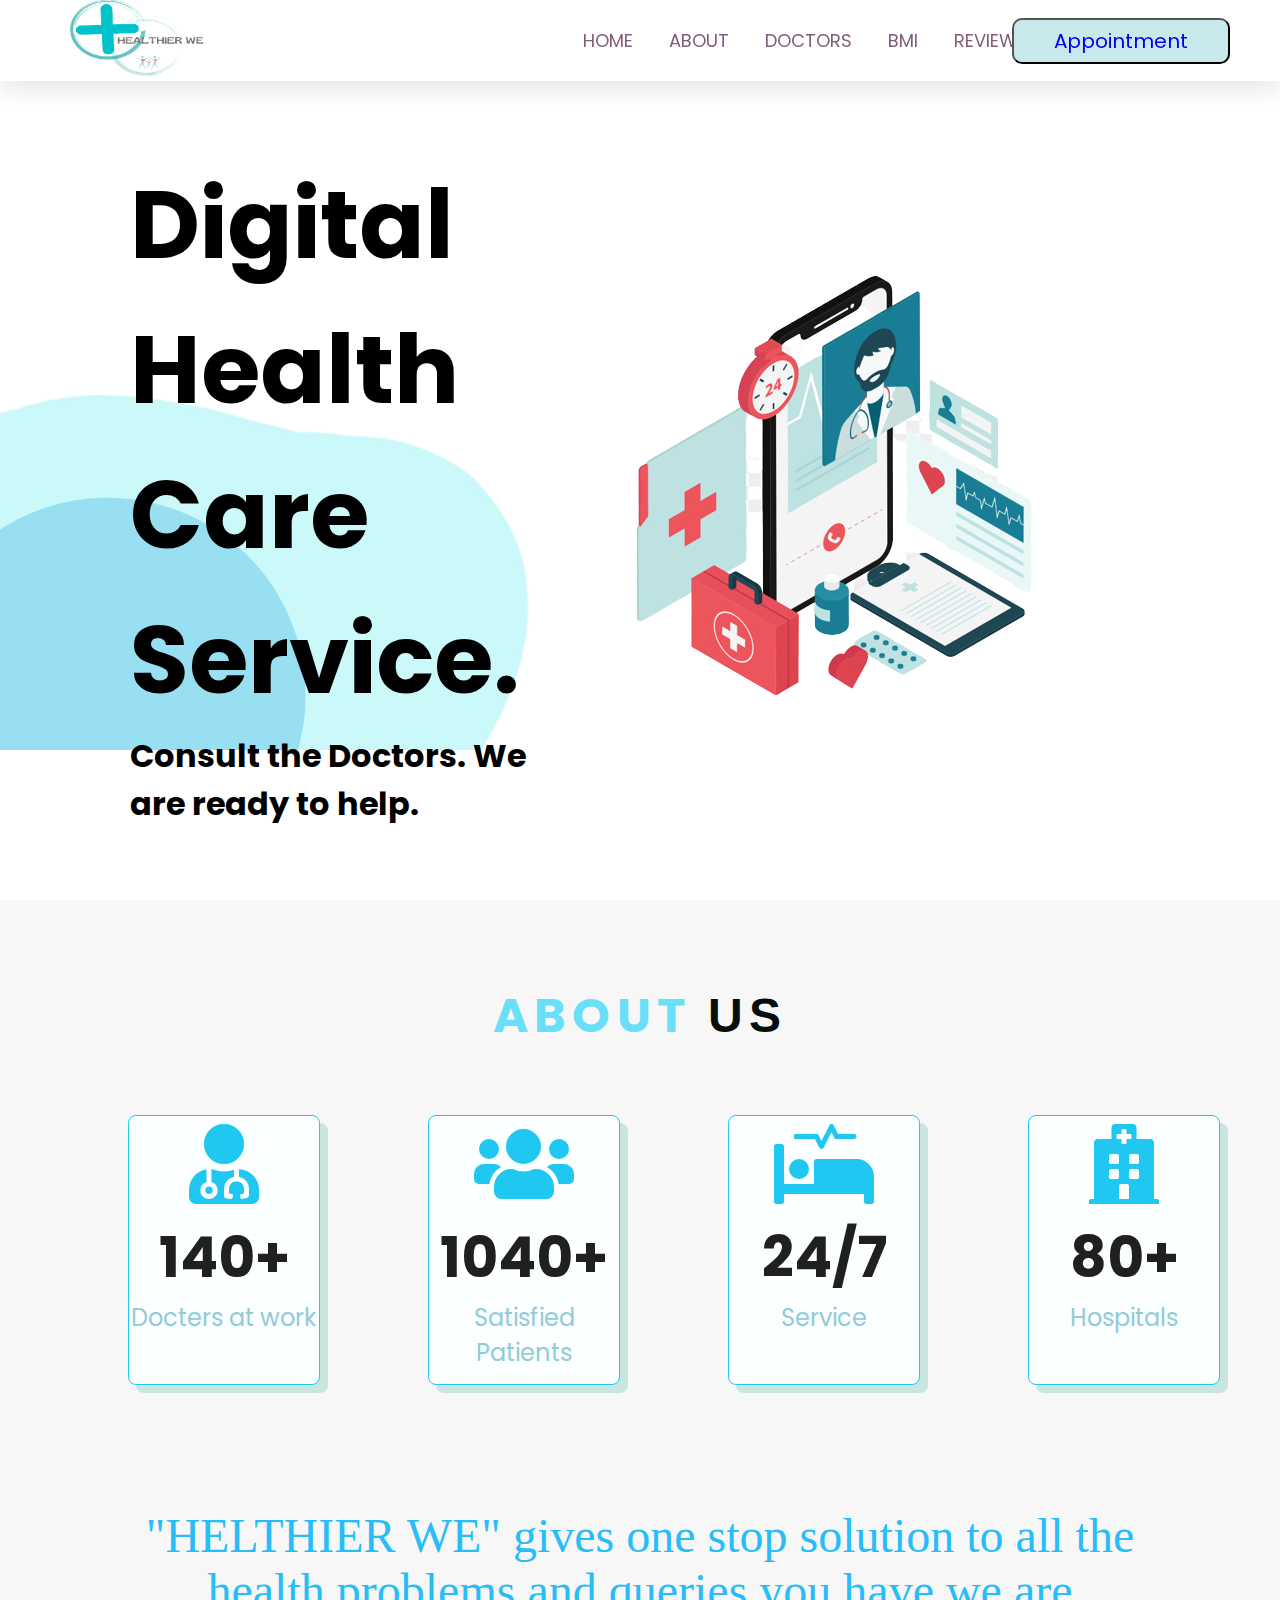
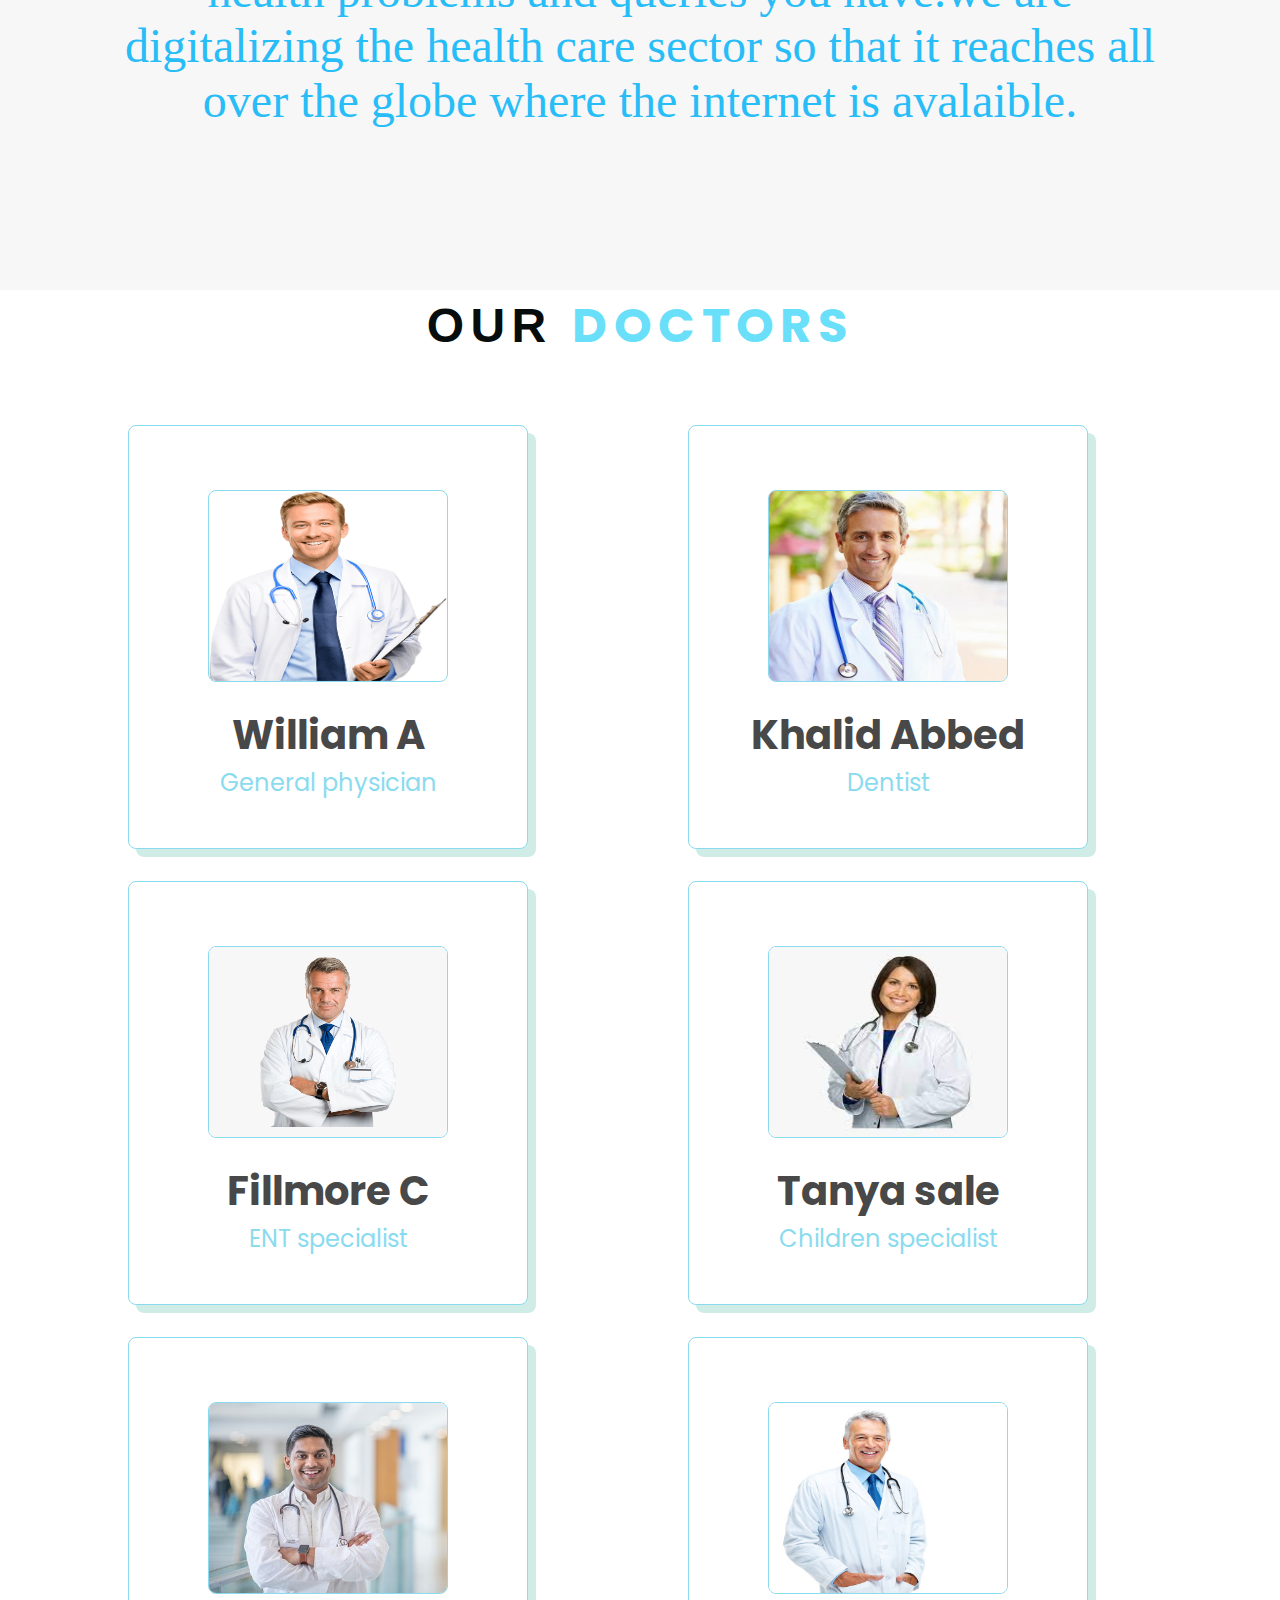
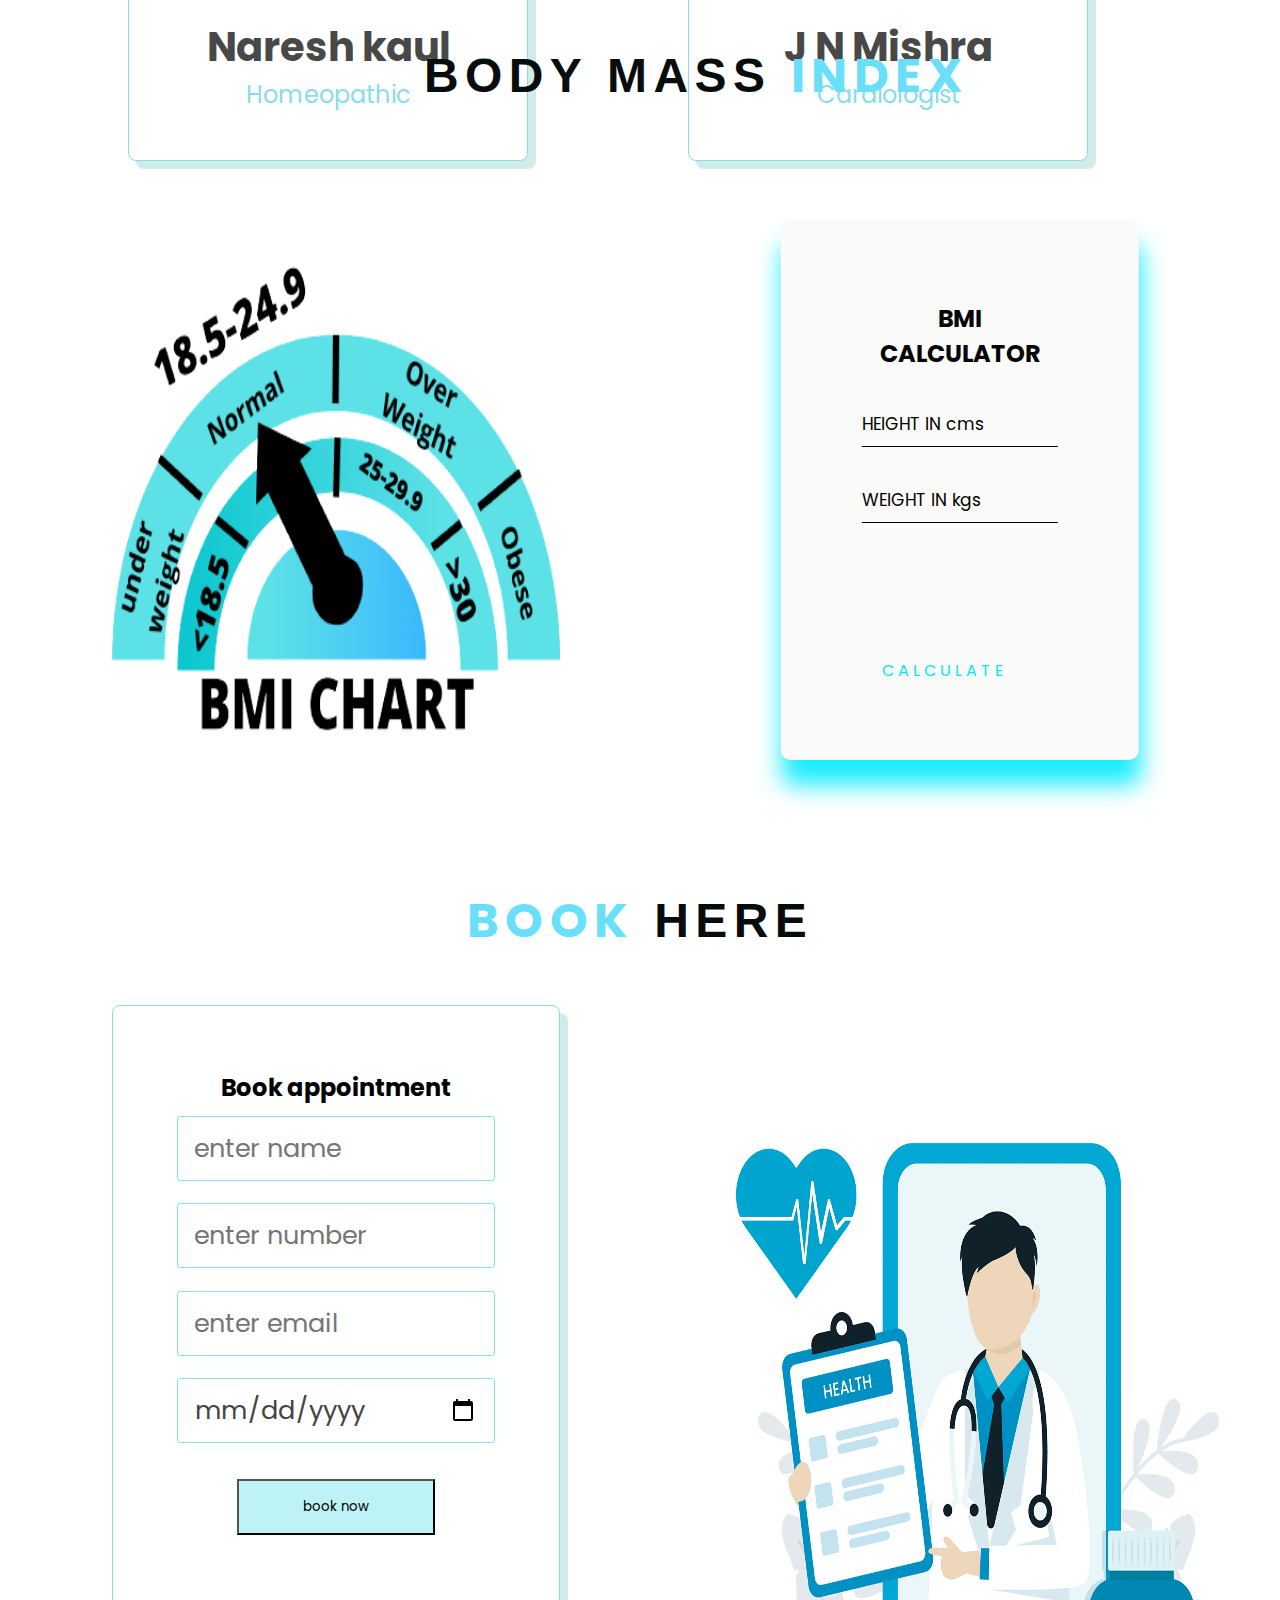
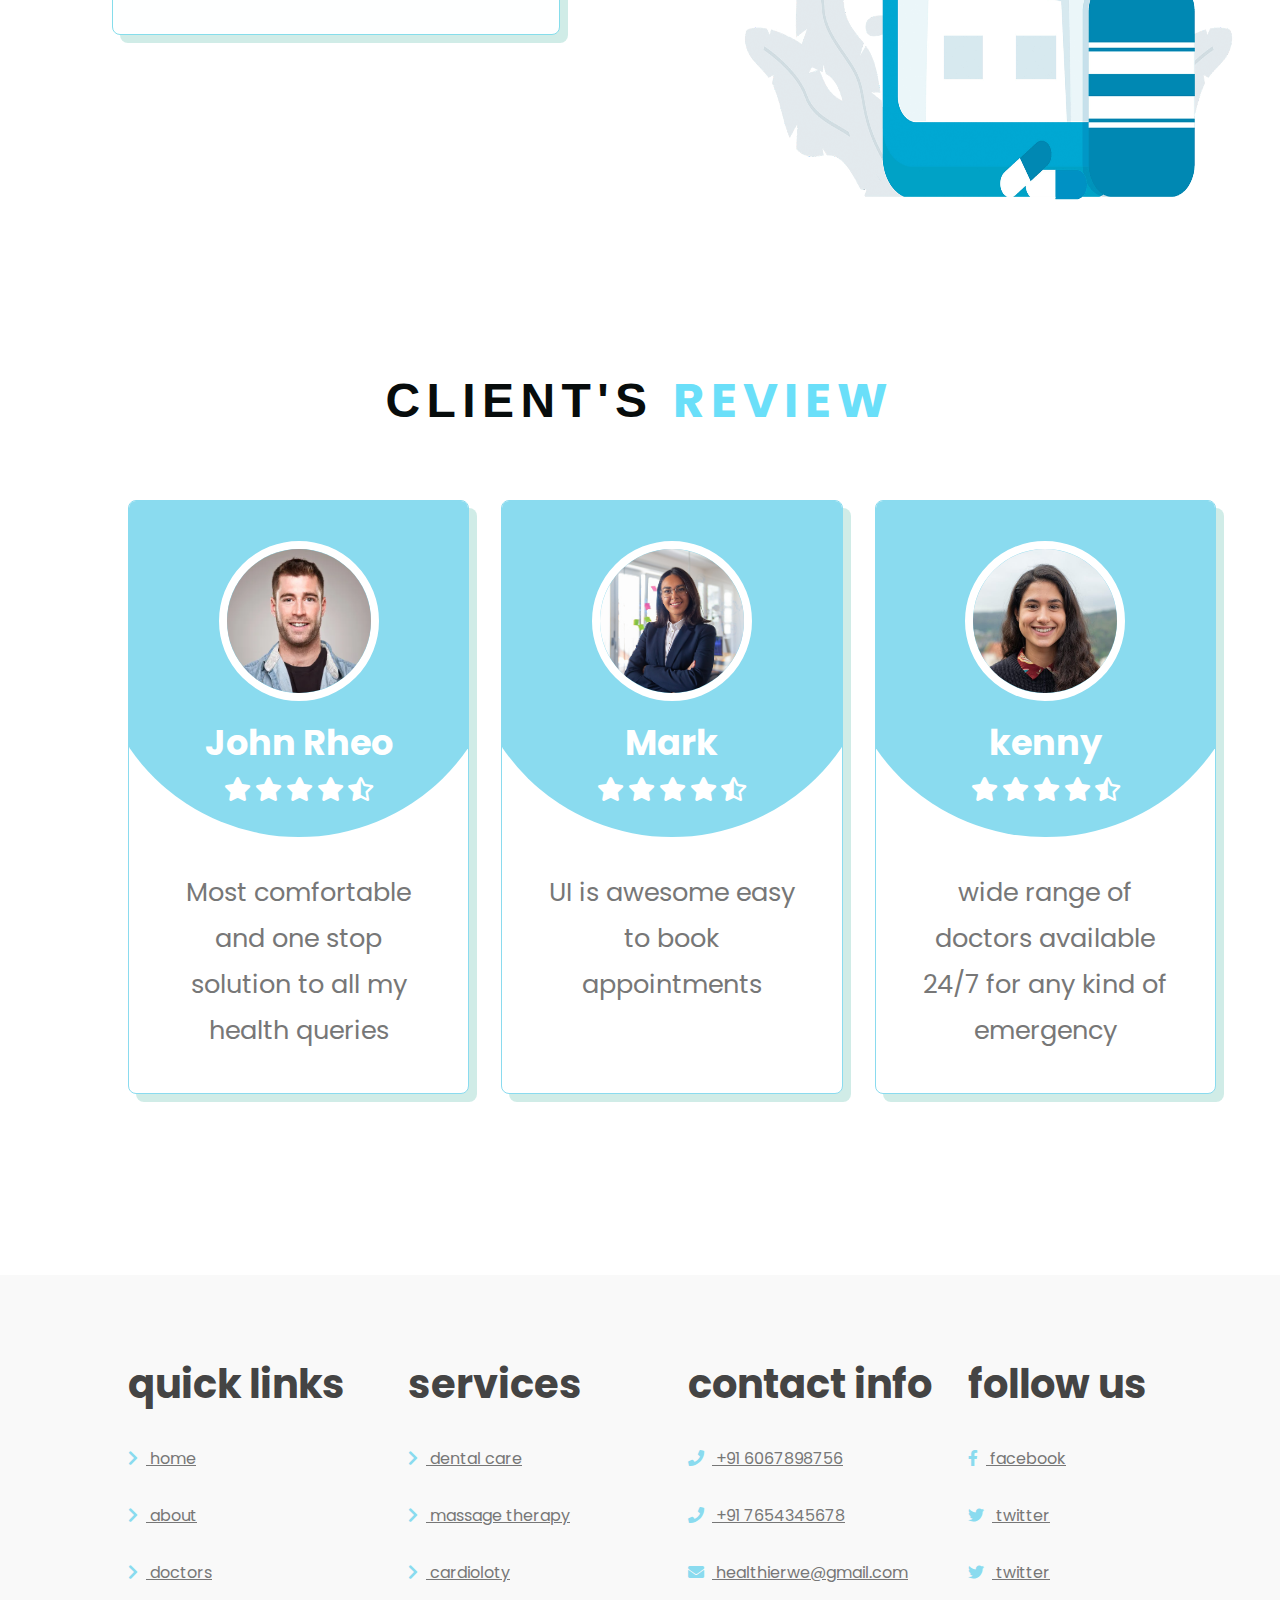
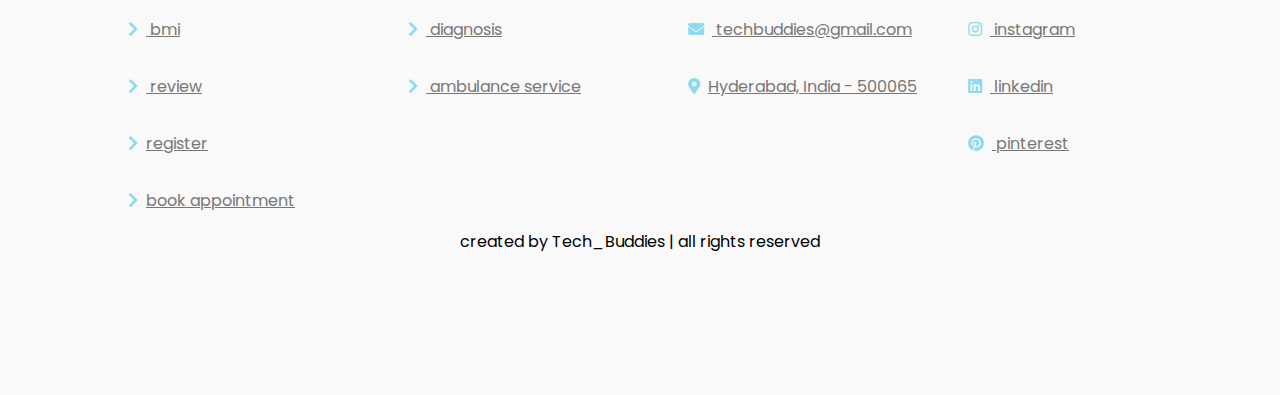
<file: index.html>
<!DOCTYPE html>
<html lang="en">
<head>
    <meta charset="UTF-8">
    <meta http-equiv="X-UA-Compatible" content="IE=edge">
    <meta name="viewport" content="width=device-width, initial-scale=1.0">
    <title>HEALTHIER WE</title>

    <!-- custom css file--> 
    <link rel="stylesheet" href="style.css">

    <!-- font awesome cdn link  -->
    <link rel="stylesheet" href="https://cdnjs.cloudflare.com/ajax/libs/font-awesome/5.15.4/css/all.min.css">


    <!--java script file -->
    <script type="text/javascript" src="script.js"></script>

</head>
<body>
    <a name="home"></a>
    <!--home section begin-->
    <header class="header">
        <!-- header section starts-->
        <div class="mainheader">
            <div class="logo">
                <img src="images/logo.png">
            </div>

            <nav class="navbar">
                <a href="#home">HOME</a>
                <a href="#about">ABOUT</a>
                <a href="#doctors">DOCTORS</a>
                <a href="#bmi">BMI</a>
                <a href="#review">REVIEW</a>
                <a href="regform.html">SIGNUP</a>
            </nav>
            <div class="menu">
                <button><a href=#booka>Appointment</a></button>
            </div>
        </div>
        <!-- header section ends-->
        <main class="main">
            <section class="left-sec">
                <h2> Digital<br>
                     Health Care <br> 
                    Service.</h2>
                <h1>Consult the Doctors. We are ready to help.</h1>

            </section>

            <section class="right-sec">
                <img src="images/right-image.png" >

            </section>
        </main>

    </header>
    <!--home section ends-->


    <!--About section begins -->
    <a name="about"></a>
    <section class="about" >
        <h1 class="heading"><span> About </span> Us</h1>
        <section class="icons-container">

            <div class="icons">
                <i class="fas fa-user-md"></i>
                <h3>140+</h3>
                <p>Docters at work</p>
            </div>

            <div class="icons">
                <i class="fas fa-users"></i>
                <h3>1040+</h3>
                <p>Satisfied Patients</p>
            </div>

            <div class="icons">
                <i class="fas fa-procedures"></i>
                <h3>24/7</h3>
                <p>Service</p>
            </div>
            
            <div class="icons">
                <i class="fas fa-hospital"></i>
                <h3>80+</h3>
                <p>Hospitals</p>
            </div>
            
        </section>

        <section>
            <div class="content">
                <h1>
                        "HELTHIER WE" gives one stop solution to all the health problems and queries you have.we are digitalizing the health care sector so that it reaches all over the globe where the internet is avalaible.  
                </h1>
            </div>
            <a name="doctors"></a>
        </section>
    </section>
    <!--About section ends -->

   
    
    <!--Docters section begins --><a name="doctors"></a>
    <section class="doctors">
        <h1 class="heading">Our <span>Doctors</span></h1>

        <div class="box-container">
            <div class="box">
                <img src="images/doc1.png" alt="">
                <h3>William A</h3>
                <span>General physician</span>
            </div>

            <div class="box">
                <img src="images/doc2.jpeg" alt="">
                <h3>Khalid Abbed</h3>
                <span>Dentist</span>
            </div>

            <div class="box">
                <img src="images/doc3.png" alt="">
                <h3>Fillmore C</h3>
                <span>ENT specialist</span>
            </div>

            <div class="box">
                <img src="images/doc4.jpg" alt="">
                <h3>Tanya sale</h3>
                <span>Children specialist</span>
            </div>

            <div class="box">
                <img src="images/doc5.jpg" alt="">
                <h3>  Naresh kaul    </h3>
                <span>Homeopathic</span>
            </div>

            <div class="box">
                <img src="images/doc6.jpg" alt="">
                <h3>J N Mishra</h3>
                <span>Cardiologist</span> 
            </div>
            <a name="bmi"></a>
        </div>
        


    </section >
    <!-- doctors section ends -->


    <!--BMI section begin -->

    <section class="bmi">
        <h1 class="heading">Body Mass <span>Index</span></h1>
            <div class="left-sec">
                <img src="images/bmi.png">
            </div>

            <div class="cal-container">
                <H2>BMI CALCULATOR</H2>
                <form>
                    <div class="input-box">
                        <input class="height-field" type="text">
                        <label>HEIGHT IN cms</label>
                    </div>
                    <div class="input-box">
                        <input class="weight-field" type="text"><br><br>
                        <label>WEIGHT IN kgs</label>
                        <h2 class="result"></h2>
                    </div>
                    <a onclick="calculateBMI()">
                        <span></span>
                        <span></span>
                        <span></span>
                        <span></span>
                    CALCULATE
                    </a>
                </form>
            </div>

    <a name="booka"></a>
    </section>
    <!--BMI section ends -->

    <!--Appoinment section begin -->



    <a name="review"></a>
    
    <section class="book">
        <h1 class="heading"> <span>book</span> Here </h1>    
        <div class="row">

            <div class="form">
                <form >
                    <h2>Book appointment</h2>
                    <input type="text" placeholder="enter name" class="box" required>
                    <input type="number" placeholder="enter number" class="box" required>
                    <input type="email" placeholder="enter email" class="box" required>
                    <input type="date" class="box" required><br><br>
                    <input type="submit" value="book now" class="btn" onclick="booknow()" >
                </form>
            </div>
            <div class="right-col">
                <img src="images/appoin.png" alt="ntg">
            </div>
    </section>

    <!--Appoinment section ends -->





    <!--Review section begin -->

    <section class="review" id="review">
    
        <h1 class="heading"> client's <span>review</span> </h1>
    
        <div class="box-container">
    
            <div class="box">
                <img src="images/review1.jpg" alt="">
                <h3>John Rheo</h3>
                <div class="stars">
                    <i class="fas fa-star"></i>
                    <i class="fas fa-star"></i>
                    <i class="fas fa-star"></i>
                    <i class="fas fa-star"></i>
                    <i class="fas fa-star-half-alt"></i>
                </div>
                <p class="text">Most comfortable and one stop solution to all my health queries</p>
            </div>
    
            <div class="box">
                <img src="images/review2.jpg" alt="">
                <h3>Mark</h3>
                <div class="stars">
                    <i class="fas fa-star"></i>
                    <i class="fas fa-star"></i>
                    <i class="fas fa-star"></i>
                    <i class="fas fa-star"></i>
                    <i class="fas fa-star-half-alt"></i>
                </div>
                <p class="text">UI is awesome easy to book appointments </p>
            </div>
    
            <div class="box">
                <img src="images/review3.jpeg" alt="">
                <h3>kenny</h3>
                <div class="stars">
                    <i class="fas fa-star"></i>
                    <i class="fas fa-star"></i>
                    <i class="fas fa-star"></i>
                    <i class="fas fa-star"></i>
                    <i class="fas fa-star-half-alt"></i>
                </div>
                <p class="text">wide range of doctors available 24/7 for any kind of emergency</p>
            </div>
    
        </div>
    
    </section>


    <!--contact section begins-->

    <section class="contact">

            <div class="box-container">
        
                <div class="box">
                    <h3>quick links</h3>
                    <a href="#home"> <i class="fas fa-chevron-right"></i> home </a>
                    <a href="#about"> <i class="fas fa-chevron-right"></i> about</a>
                    <a href="#doctors"> <i class="fas fa-chevron-right"></i> doctors </a>
                    <a href="#bmi"> <i class="fas fa-chevron-right"></i> bmi </a>
                    <a href="#review"> <i class="fas fa-chevron-right"></i> review </a>
                    <a href="regform.html"> <i class="fas fa-chevron-right"></i>register</a>
                    <a href="#book"> <i class="fas fa-chevron-right"></i>book appointment</a>
                </div>
        
                <div class="box">
                    <h3>services</h3>
                    <a href="#"> <i class="fas fa-chevron-right"></i> dental care </a>
                    <a href="#"> <i class="fas fa-chevron-right"></i> massage therapy </a>
                    <a href="#"> <i class="fas fa-chevron-right"></i> cardioloty </a>
                    <a href="#"> <i class="fas fa-chevron-right"></i> diagnosis </a>
                    <a href="#"> <i class="fas fa-chevron-right"></i> ambulance service </a>
                </div>
        
                <div class="box">
                    <h3>contact info</h3>
                    <a href="#"> <i class="fas fa-phone"></i> +91 6067898756</a>
                    <a href="#"> <i class="fas fa-phone"></i> +91 7654345678 </a>
                    <a href="#"> <i class="fas fa-envelope"></i> healthierwe@gmail.com </a>
                    <a href="#"> <i class="fas fa-envelope"></i> techbuddies@gmail.com </a>
                    <a href="#"> <i class="fas fa-map-marker-alt"></i>Hyderabad, India - 500065 </a>
                </div>
        
                <div class="box">
                    <h3>follow us</h3>
                    <a href="#"> <i class="fab fa-facebook-f"></i> facebook </a>
                    <a href="#"> <i class="fab fa-twitter"></i> twitter </a>
                    <a href="#"> <i class="fab fa-twitter"></i> twitter </a>
                    <a href="#"> <i class="fab fa-instagram"></i> instagram </a>
                    <a href="#"> <i class="fab fa-linkedin"></i> linkedin </a>
                    <a href="#"> <i class="fab fa-pinterest"></i> pinterest </a>
                </div>
        
            </div>
        
            <div class="credit"> created by <span>Tech_Buddies</span> | all rights reserved </div>
    </section>
    <!--contact section ends-->   
    
    
</body>
</html>
</file>
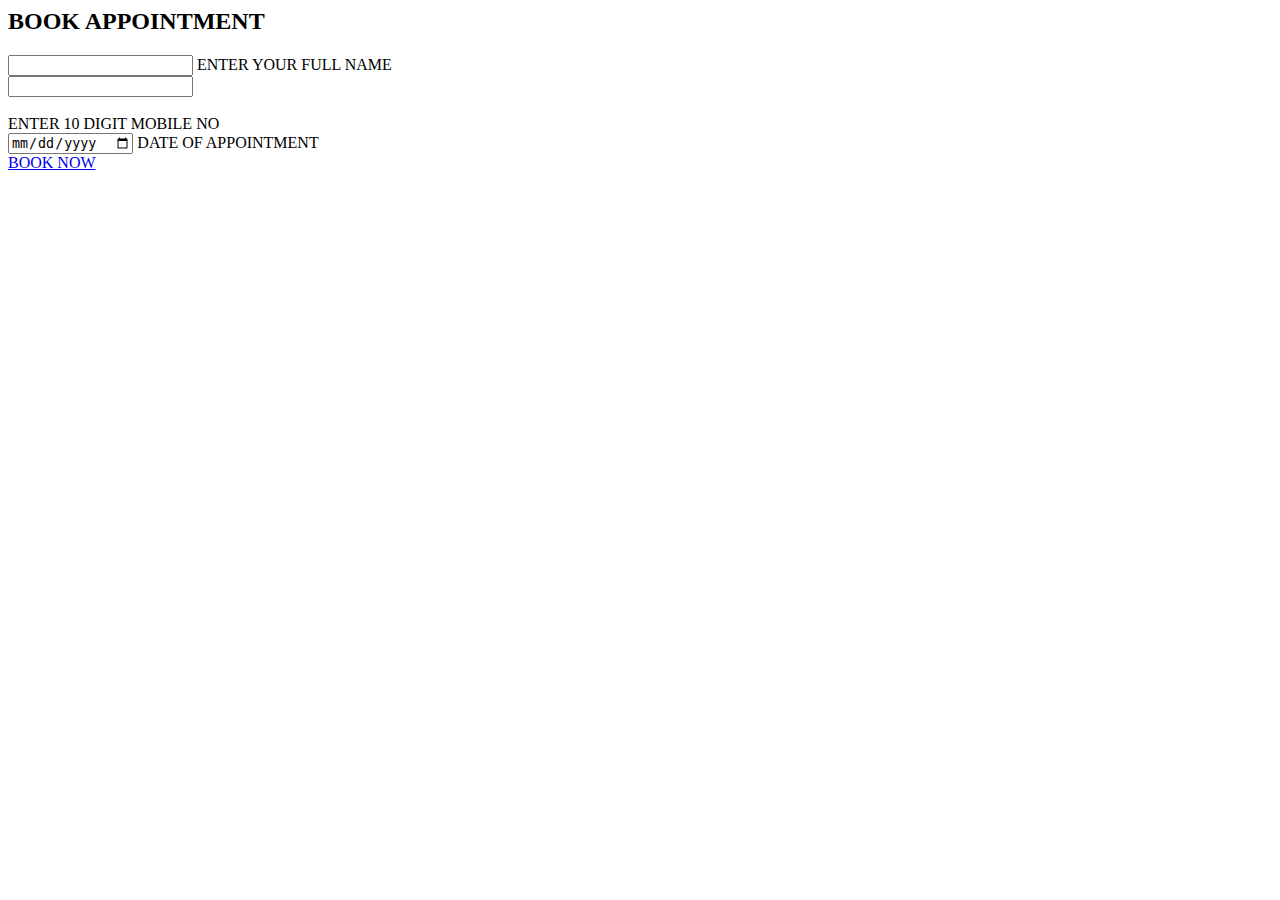
<file: book-appt.html>
<html>
    <body>
           <!--appointment-->
           <div class="appt-container">
            <H2>BOOK APPOINTMENT</H2>
            <form>
                <div class="details-box">
                        <input class="NAME" type="text">
                        <label>ENTER YOUR FULL NAME</label>
                </div>
    
                <div class="details-box">
                        <input class="phone no" type="number"><br><br>
                        <label>ENTER 10 DIGIT MOBILE NO</label>
                </div>
                <div class="details-box">
                        <input class="date" type="date">
                        <label>DATE OF APPOINTMENT<label>
                </div>
                <a href="#">
                <span></span>
                <span></span>
                <span></span>
                <span></span>
                BOOK NOW
                </a>
            </form>
        </div>
    </body>
</html>
</file>
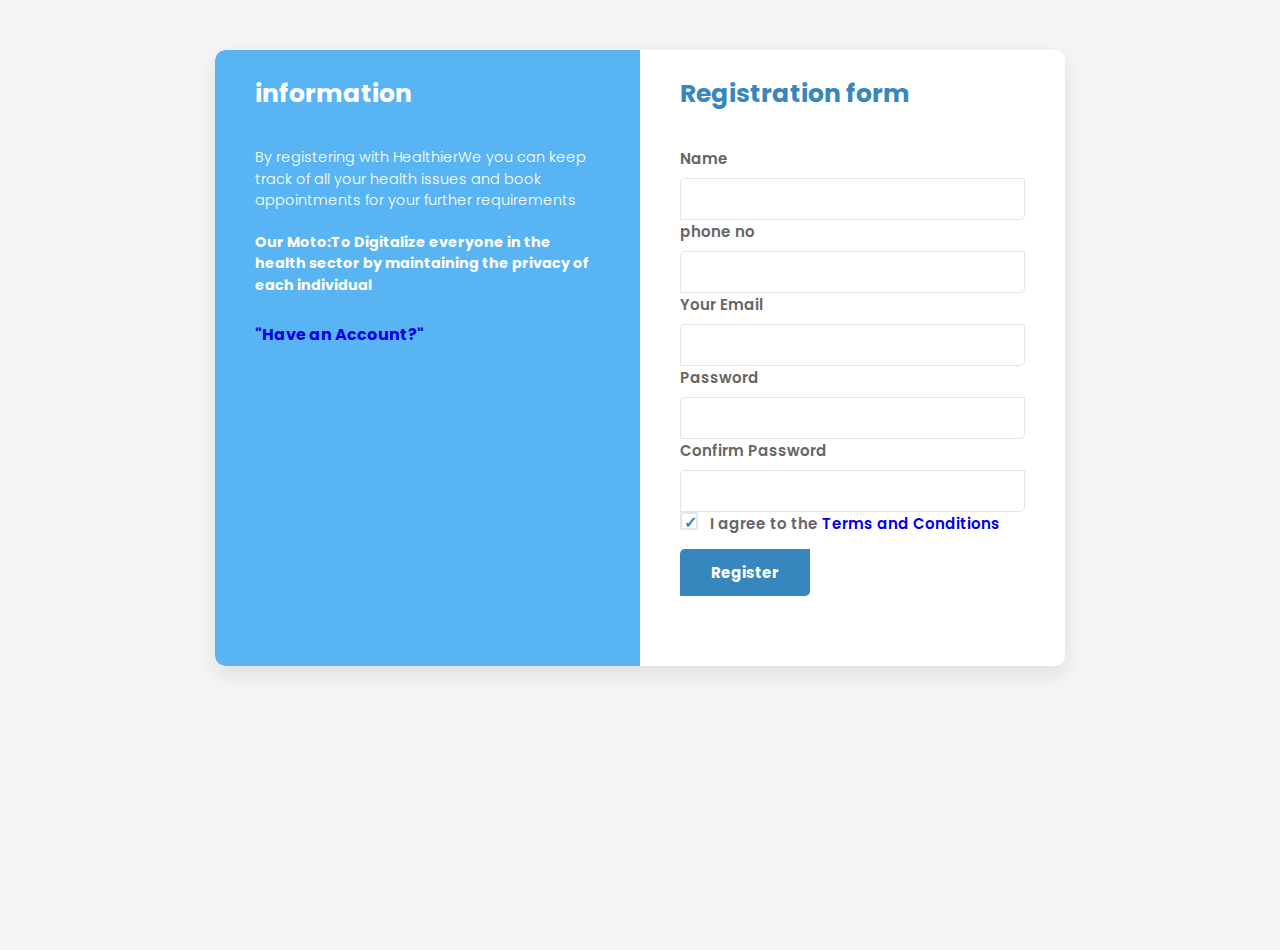
<file: regform.html>
<html>
    <head>
        <link rel="stylesheet" href="style1.css">
    </head>
    <body>
<div class="wrapper">
        <div class="form-left">
            <h2 class="text-uppercase">information</h2>
            <p>
                By registering with HealthierWe you can keep track of all your health issues and book appointments for your further requirements </p>
            <p class="text">
                <span>Our Moto:To Digitalize everyone in the health sector by maintaining the privacy of each individual</span>
                
            </p>
            <div class="form-field">
                <a href=logform.html><b>"Have an Account?"</b></a>
            </div>
        </div>
        <form class="form-right" method="post" action="registration.php">
            <h2 class="text-uppercase">Registration form</h2>
            <div class="row">
                <div class="col-sm-6 mb-3">
                    <label>Name</label>
                    <input type="text" name="name" id="name" class="input-field">
                </div>
                <div class="col-sm-6 mb-3">
                    <label>phone no</label>
                    <input type="number" name="pno" id="pno" class="input-field">
                </div>
            </div>
            <div class="mb-3">
                <label>Your Email</label>
                <input type="email" class="input-field" name="email" required>
            </div>
            <div class="row">
                <div class="col-sm-6 mb-3">
                    <label>Password</label>
                    <input type="password" name="password" id="password" class="input-field">
                </div>
                <div class="col-sm-6 mb-3">
                    <label>Confirm Password</label>
                    <input type="password" name="cpwd" id="cpwd" class="input-field">
                </div>
            </div>
            <div class="mb-3">
                <label class="option">I agree to the <a href="#">Terms and Conditions</a>
                    <input type="checkbox" checked>
                    <span class="checkmark"></span>
                </label>
            </div>
            <div class="form-field">
                <input type="submit" value="Register" class="register" name="register">
            </div>
        </form>
    </div>
</body>
</html>
</file>
<file: style.css>
@import url('https://fonts.googleapis.com/css2?family=Poppins:wght@100;200;300;500&display=swap');


*{
    font-family: 'Poppins', sans-serif;
    margin: 0%;
    padding: 0;
    box-sizing: border-box;
    transition: all .2s ease-out;
}
:root{
    --green:#16a085;
    --black:rgb(7, 0, 0);
    --light-color:#777;
    --box-shadow:.5rem .5rem 0 rgba(22, 160, 133, .2);
    --text-shadow:.4rem .4rem 0 rgba(0, 0, 0, .2);
    --border:.2rem solid var(--green);
}


header{
    width: 100%;
    height: 100vh;
    padding-top: 7rem;
    background-image: url('backg.png');
    background-repeat: no-repeat;
    overflow:hidden;
}

.mainheader{
    width: 100%;
    height: 9%;
    display: flex;
    justify-content: space-between;
    align-items: center;
    padding-right: 3.125rem;
    box-shadow: 0 .5rem 1.5rem rgba(0, 0, 0, .1);
    position: fixed;
    background: #fff;
    top:0; left: 0; right: 0;
    z-index: 1000;
    
}

.mainheader .logo img{
    width: 208px;
    height: 80px;
    padding-left: 60px;
}

.mainheader nav{
    width: 10vh;
    display:flex;
    justify-content: space-around;
    align-items: center;
    
}

.mainheader nav a{
    text-decoration: none;
    color: rgb(129, 93, 123);
    text-transform: capitalize;
    font-size:large;
}

.mainheader button{
    padding: 6px 40px;
    text-align: center;
    font-size: 20px;
    font:bolder;
    color:none;
    background-color:#c7e9ec;
    border-radius: 10px;
}
.mainheader button:hover{
    background-color: rgb(160, 239, 245);
    
}
.mainheader .menu a{
    text-decoration: none;
}
.main{
    width: 100%;
    display:flex;
    justify-content: space-between;
    align-items: center;
    padding-top: 40px;
}

.main .right-sec{
    padding-right: 150px;
    padding-top: 0vh;
    
}

main .left-sec{
    padding-left: 130px;

}

.left-sec h2{
    font-size: 6em;
       
}

html{
    height: 100%;
}

/* NAVBAR */

.navbar a{
    text-align: center;
    padding: 0.8750em 1em;
    text-decoration: none; 
    transition: all 0.3s ease 0s;
}
.navbar a:hover{
    color: #03e9f4;
}

/* ABOUT SECTION */


.about  {
    width: 100%;
    height: 110vh;
    padding-top: 5em;
    background-color: #f7f7f7;

}

/* all headings   */
.heading{
    text-align: center;
    color: #070c0c;
    font-size: 3em;
    font-family:Arial, Helvetica, sans-serif;
    text-transform:uppercase;
    letter-spacing: .4rem;
    
}

.heading span{
    color: #6adff9;
}

.content h1{
    text-align: center;
    color: #29bdf8;
    font:3em caption;
    padding-left: 2em;
    padding-right: 2em;
    padding-top: 2em;
    font-family:'Times New Roman', Times, serif;
}

/*about*/
.icons-container{
    padding-top: 7vh;
    display:grid;
    gap:3rem;
    grid-template-columns: repeat(auto-fit, minmax(10rem, 1fr));
    padding-bottom: rem;

    height: 40vh;

    --green:#20c7f0;
    --black:#444;
    --light-color:rgb(43, 198, 193);
    --box-shadow:.5rem .5rem 0 rgba(22, 160, 133, .2);
    --text-shadow:.1rem .3rem 0 rgba(0, 0, 0, .2);
    --border:.1rem solid var(--green);
    padding-left: 8em;

}

.icons-container .icons{
    width:15vw;
    height:30vh;
    border:var(--border);
    box-shadow: var(--box-shadow);
    border-radius: .5rem;
    text-align: center;
    padding: 4em 2em 0em em;
    background-color: rgb(252, 255, 255);
}

.icons-container .icons h3{
    padding: 0rem 0;
    font-size: 3.5rem;
    color:rgb(32, 32, 32);
    

}

.icons-container .icons i{
    padding: 0.1em;
    font-size: 5rem;
    color:var(--green);
    padding-bottom: .7rem;

}

.icons-container .icons p{
    font-size: 1.5rem;
    color:#91cbd8;

}

/*doctors*/
.doctors{
    width: 100%;
    height: 150vh;
}

.box-container{
    display: grid;
    grid-template-columns: repeat(auto-fit, minmax(25rem, 1fr));
    gap:2rem;
    padding-top: 7vh;

    --green:#8adbef;
    --black:#444;
    --light-color:#777;
    --box-shadow:.5rem .5rem 0 rgba(22, 160, 133, .2);
    --text-shadow:.1rem .3rem 0 rgba(0, 0, 0, .2);
    --border:.1rem solid var(--green);
    padding-left: 8em;
    padding-right: 4em;


}

.doctors .box-container .box{
    text-align: center;
    background: rgb(255, 255, 255);
    border-radius: .5rem;
    border:var(--border);
    box-shadow: var(--box-shadow);
    padding:3rem;
    width:25em;
    height:max-content;

}

.doctors .box-container .box img{
    height: 12rem;
    width: 15rem;
    border:var(--border);
    border-radius: .5rem;
    margin-top: 1rem;
    margin-bottom: 1rem;
}

.doctors .box-container .box h3{
    color:rgb(72, 72, 72);
    font-size: 2.5rem;
}

.doctors .box-container .box span{
    color:var(--green);
    font-size: 1.5rem;
}


.bmi{
    height: 85vh;
    padding-left: 7em;
    background-color: #ffffffa1;
 }


 .bmi .left-sec img{
    width: 35vw;
    height: 120vh;
    padding-bottom: 10em;
}

.bmi h4{
    text-align: center;
    font-style: italic;
    font-family: 'Segoe UI', Tahoma, Geneva, Verdana, sans-serif;
    font-size: 2em;
    color:rgb(59, 207, 220)
}


/*BMI CALCULATOR */


.cal-container{
    position: absolute;
    top: 410%;
    left:75%;
    width:28vw;
    padding:9vh;
    transform: translate(-50%,-50%);
    background: rgba(245, 246, 243, 0.5);
    box-sizing: border-box;
    box-shadow: 2px 25px 25px rgba(7, 235, 252, 0.941);
    border-radius: 10px;
    height: 60vh;

}
.cal-container h2{
    margin: 0 0 30px;
    padding: 0;
    color:rgb(6, 6, 6);
    text-align:center;

}

.cal-container .input-box{
    position:relative;
}

.cal-container .input-box input{
    width:100%;
    padding:10px 0;
    font-size: 16px;
    color: rgb(0, 0, 0);
    margin-bottom: 30px;
    border:none;
    border-bottom: 1px solid rgb(0, 0, 0);
    outline: none;
    background:transparent;
}

.cal-container .input-box label {
    position: absolute;
    top:0;
    left:0;
    padding:10px 0;
    font-size: 17px;
    color: rgb(0, 0, 0);
    pointer-events:none;
    transition: .5s;
}
.cal-container .input-box input:focus ~ label,
.cal-container .input-box input:active ~ label{
    top:-20px;
    left:0;
    color: #03e9f4;
    font-size:12px;
}
.cal-container form a {
    position: relative;
    display:inline-block;
    padding:10px 20px;
    color: #03e9f4;
    font-size:16px;
    text-decoration: none;
    text-transform:uppercase;
    overflow: hidden;
    transition: .5s;
    margin-top: 40px;
    letter-spacing: 4px;
}

.cal-container a:hover {
    background: #34cccf;
    color: rgb(1, 1, 1);
    border-radius:5px;
    box-shadow: 0 0 5px #03e9f4,
                0 0 25px #03e9f4,
                0 0 50px #03e9f4,
                0 0 100px #03e9f4;
}
.cal-container a span {
    position: absolute;
    display:block;
}

.cal-container a span:nth-child(1){
    top:0;
    left:-100%;
    width: 100%;
    height: 2px;
    background: linear-gradient(90deg, transparent,#03e9f4);
    animation: btn-anim1 1s linear infinite;
}

@keyframes btn-anim1{
    0%{
        left:-100%;
    }
    50%,100% {
        left:100%;
    }
}
.cal-container a span:nth-child(2) {
    top:-100%;
    right:0;
    width: 2px;
    height: 100%;
    background: linear-gradient(180deg, transparent,#03e9f4);
    animation:btn-anim2 1s linear infinite;
    animation-delay: .25s
}

@keyframes btn-anim2{
    0%{
        top:-100%;
    }
    50%,100% {
        top:100%;
    }
}
.cal-container a span:nth-child(3){
    bottom:0;
    right:-100%;
    width: 100%;
    height: 2px;
    background: linear-gradient(270deg, transparent,#03e9f4);
    animation:btn-anim3 1s linear infinite;
    animation-delay: .5s
}

@keyframes btn-anim3{
    0%{
        right:-100%;
    }
    50%,100% {
        right:100%;
    }
}

.cal-container a span:nth-child(4){
    bottom:-100%;
    left:0;
    width: 2px;
    height: 100%;
    background: linear-gradient(360 deg, transparent,#03e9f4);
    animation:btn-anim4 1s linear infinite;
    animation-delay: .75s
}

@keyframes btn-anim4{
    0%{
        bottom:-100%;
    }
    50%,100% {
        bottom:100%;
    }
}

/*appoinment*/
.book{
    padding-top:5em ;
    height:120vh ;
}

.book .row{
    display: flex;
    align-items: center;
    flex-wrap: wrap;
    gap:2rem;
}
 
.book .row .image{
    flex:1 1 45rem;
}
.book .right-col{
    position: absolute;
    top:520%;
    left: 63%;
    width: 12vw;
    transform: translate(-50%,-50%);

}
.book .right-col img{
    width:40vw;
    height: 80vh;
}


.book .row .form{
    width: 50%;
    display: flex;
    align-items: right;
    flex-wrap: wrap;
    gap:2rem;
    padding-top: 3em;
    padding-left: 7em;
    padding-right: 5em;

}


.book .row form{

    background: rgb(254, 255, 255);
    border:var(--border);
    box-shadow: var(--box-shadow);
    text-align: center;
    padding: 4rem;
    border-radius: 0.5rem;
    --green:#85ddeb;
    --black:#444;
    --border:.1rem solid var(--green);


}

.book .row form h3{
    color:var(--black);
    padding-bottom: 1rem;
    font-size: 3rem;
}

.book .row form .box{
    width: 100%;
    height: 13%;
    margin:.7rem 0;
    border-radius: .2rem;
    border:var(--border);
    font-size: 1.6rem;
    color: var(--black);
    text-transform: none;
    padding: 1rem;
}

.book .row .form .btn{
    padding:1rem 4rem;
    background-color: #bdf3f6;
}
.book .row .form .btn :hover{
    background-color: #777;
}


/*review css*/

.review{
    height: 110vh;
    padding-top: 5em;
}


.review .box-container{
    display: grid;
    grid-template-columns: repeat(auto-fit, minmax(20rem, 1fr));
    gap:2rem;

}

.review .box-container .box{
    border:var(--border);
    box-shadow: var(--box-shadow);
    border-radius: .5rem;
    padding:2.5rem;
    background: #fff;
    text-align: center;
    position: relative;
    overflow: hidden;
    z-index: 0;
}

.review .box-container .box img{
    height: 10rem;
    width: 10rem;
    border-radius: 50%;
    object-fit: cover;
    border:.5rem solid #fff;
}

.review .box-container .box h3{
    color:#fff;
    font-size: 2.2rem;
    padding:.5rem 0;
}

.review .box-container .box .stars i{
    color:#fff;
    font-size: 1.5rem;
}

.review .box-container .box .text{
    color:var(--light-color);
    line-height: 1.8;
    font-size: 1.6rem;
    padding-top: 4rem;
}

.review .box-container .box::before{
    content: '';
    position: absolute;
    top:-4rem; left: 50%;
    transform:translateX(-50%);
    background:var(--green);
    border-bottom-left-radius: 50%;
    border-bottom-right-radius: 50%;
    height: 25rem;
    width: 120%;
    z-index: -1;
}
/*contact section*/

.contact{
    height: 80vh;
    background-color: rgb(249, 249, 249);

}

.contact .box-container{
    display: grid;
    grid-template-columns: repeat(auto-fit, minmax(12rem, 1fr));
    gap:2rem;
}

.contact .box-container .box h3{
    font-size: 2.5rem;
    color:var(--black);
    padding: 1rem 0;
}

.contact .box-container .box a{
    display: block;
    font-size: 1rem;
    color:var(--light-color);
    padding: 1rem 0;
}

.contact .box-container .box a i{
    padding-right: .5rem;
    color:var(--green);
}

.contact .box-container .box a:hover i{
    padding-right:2rem;
    color:#000000;
}

.appt-container{
        position: absolute;
        top: 350%;
        left:75%;
        width:400px;
        padding:40px;
        transform: translate(-50%,-50%);
        background: rgba(96, 5, 165, 0.5);
        box-sizing: border-box;
        box-shadow: 0 15px 25px rgba(0,0,0,.6);
        border-radius: 10px;
    
}
.credit{
     text-align:center;  
     text-decoration: solid black;
     
}
</file>
<file: style1.css>
@import url('https://fonts.googleapis.com/css2?family=Poppins:wght@300;400;500;600;700;800;900&display=swap');

/* Reseting */
* {
    margin: 0;
    padding: 0;
    box-sizing: border-box;
    font-family: 'Poppins', sans-serif;
}

body{
    background: #f5f5f5;
    min-height: 100vh;
}

.wrapper{
    max-width: 850px;
    background-color: #fff;
    border-radius: 10px;
    position: relative;
    display: flex;
    margin: 50px auto;
    box-shadow: 0 8px 20px 0px #1f1f1f1a;
    overflow: hidden;
}

.wrapper .form-left{
    background-color: #59b4f4;
    border-top-left-radius: 10px;
    border-bottom-left-radius: 10px;
    padding: 20px 40px;
    position: relative;
    width: 100%;
    color: #fff;
}

.wrapper h2{
    font-weight: 700;
    font-size: 25px;
    padding: 5px 0 0;
    margin-bottom: 34px;
    pointer-events: none;
}

.wrapper .form-left p{
    font-size: 0.9rem;
    font-weight: 300;
    line-height: 1.5;
    pointer-events: none;
}

.wrapper .form-left .text{
    margin: 20px 0 25px;
}

.wrapper .form-left p span{
    font-weight: 700;
}

.wrapper .form-left input{
    padding: 15px;
    background: #fff;
    border-top-left-radius: 5px;
    border-bottom-right-radius: 5px;
    width: 180px;
    border: none;
    margin: 15px 0 50px 0px;
    cursor: pointer;
    color: #333;
    font-weight: 700;
    font-size: 0.9rem;
    appearance: unset;
    outline: none;
}

.wrapper .form-left input:hover{
    background-color: #f2f2f2;
}

.wrapper .form-right{
    padding: 20px 40px;
    position: relative;
    width: 100%;
}

.wrapper .form-right h2{
    color: #3786bd;
}

.wrapper .form-right label{
    font-weight: 600;
    font-size: 15px;
    color: #666;
    display: block;
    margin-bottom: 8px;
}

.wrapper .form-right .input-field{
    width: 100%;
    padding: 10px 15px;
    border: 1px solid #e5e5e5;
    border-top-left-radius: 5px;
    border-bottom-right-radius: 5px;
    outline: none;
    color: #333;
}

.wrapper .form-right .input-field:focus{
    border: 1px solid #31a031;
}


.wrapper .option {
    display: block;
    position: relative;
    padding-left: 30px;
    margin-bottom: 12px;
    font-size: 0.95rem;
    font-weight: 900;
    cursor: pointer;
    user-select: none
}

.wrapper .option input {
    position: absolute;
    opacity: 0;
    cursor: pointer;
    height: 0;
    width: 0
}

.wrapper .checkmark {
    position: absolute;
    top: 0;
    left: 0;
    height: 18px;
    width: 18px;
    background-color: #fff;
    border: 2px solid #ddd;
    border-radius: 2px
}

.wrapper .option:hover input~.checkmark {
    background-color: #f1f1f1
}

.wrapper .option input:checked~.checkmark {
    border: 2px solid #e5e5e5;
    background-color: #fff;
    transition: 300ms ease-in-out all
}

.wrapper .checkmark:after {
    content: "\2713";
    position: absolute;
    display: none;
    color: #3786bd;
    font-size: 1rem;
}

.wrapper .option input:checked~.checkmark:after {
    display: block
}

.wrapper .option .checkmark:after {
    left: 2px;
    top: -4px;
    width: 5px;
    height: 10px
}

.wrapper .register{
    padding: 12px;
    background: #3786bd;
    border-top-left-radius: 5px;
    border-bottom-right-radius: 5px;
    width: 130px;
    border: none;
    margin: 6px 0 50px 0px;
    cursor: pointer;
    color: #fff;
    font-weight: 700;
    font-size: 15px;
}

.wrapper .register:hover{
    background-color: #3785bde0;
}

.wrapper a{
    text-decoration: none;
}

@media (max-width: 860.5px) {
    .wrapper{
        margin: 50px 5px;
    }
}


@media (max-width: 767.5px){
    .wrapper{
        flex-direction: column;
        margin: 30px 20px;
    }

    .wrapper .form-left{
        border-bottom-left-radius: 0px;
    }

    
}

@media (max-width: 575px) {

    .wrapper{
        margin: 30px 15px;
    }

    .wrapper .form-left{
        padding: 25px;
    }
    .wrapper .form-right{
        padding: 25px;
    }
}
</file>
